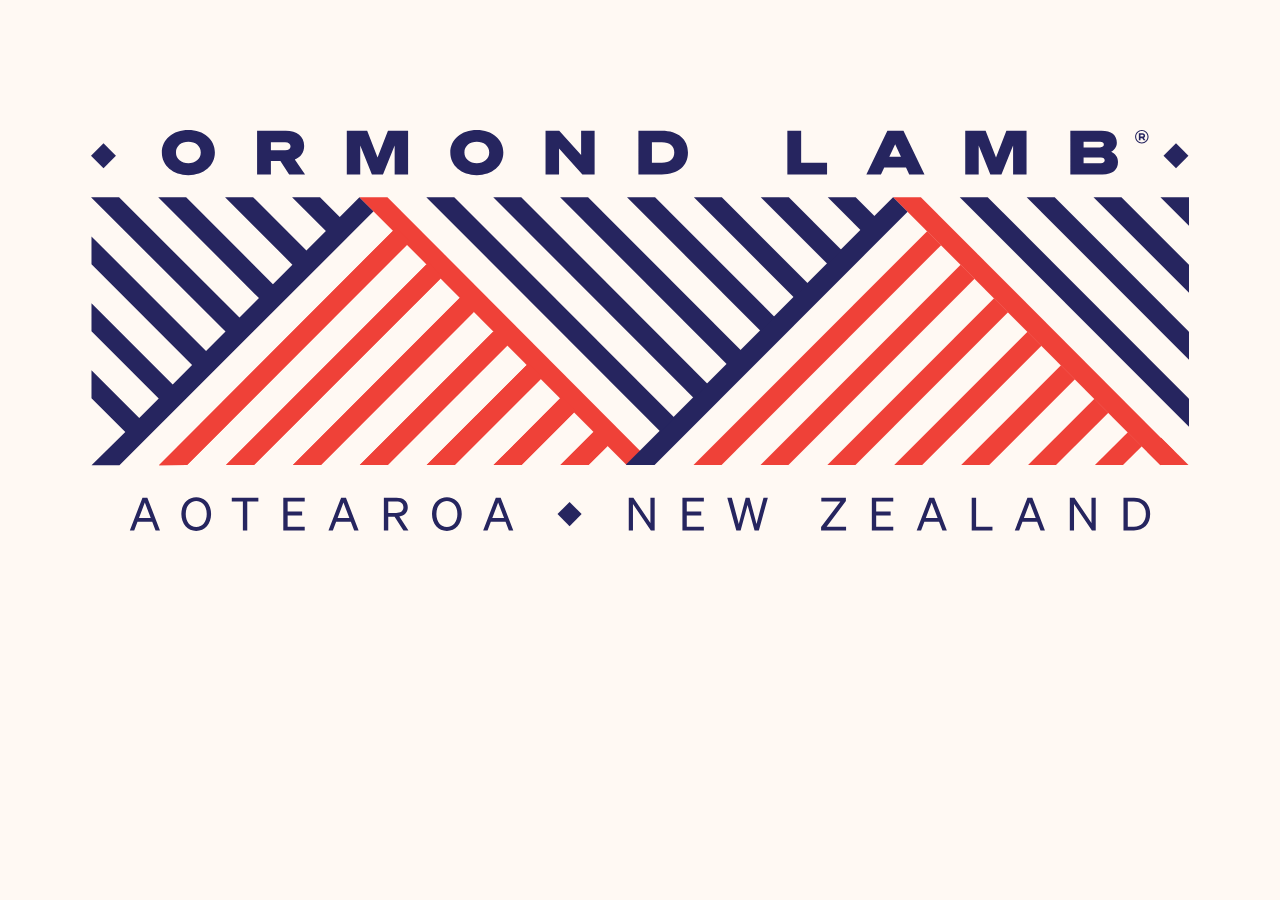
<file: index.html>
<!DOCTYPE html>
<html lang="en">

<head>
    <meta charset="UTF-8">
    <meta name="viewport" content="width=device-width, initial-scale=1.0">
    <title>Ormond Lamb</title>
    <meta name="description" content="Premium New Zealand lamb cuts, delivered to your door" />

    <link rel="icon" type="image/x-icon" href="/assets/img/favicon.ico">
    <link rel="apple-touch-icon" sizes="180x180" href="/assets/img/apple-touch-icon.png">
    <link rel="icon" type="image/png" sizes="32x32" href="/assets/img/favicon-32x32.png">
    <link rel="icon" type="image/png" sizes="16x16" href="/assets/img/favicon-16x16.png">

    <link rel="stylesheet" href="/assets/css/style.css">


    <!-- Google tag (gtag.js) -->
    <script async src="https://www.googletagmanager.com/gtag/js?id=G-CSY0RXWD1W"></script>
    <script>
        window.dataLayer = window.dataLayer || [];
        function gtag() { dataLayer.push(arguments); }
        gtag('js', new Date());

        gtag('config', 'G-CSY0RXWD1W');
    </script>

</head>

<body>

    <div class="pattern-wrap">

        <header>
            <div class="inner">
                <img src="/assets/img/logo_nz.svg" alt="Ormond Lamb logo" />

            </div>
        </header>




    </div><!-- .pattern-wrap -->

</body>

</html>
</file>
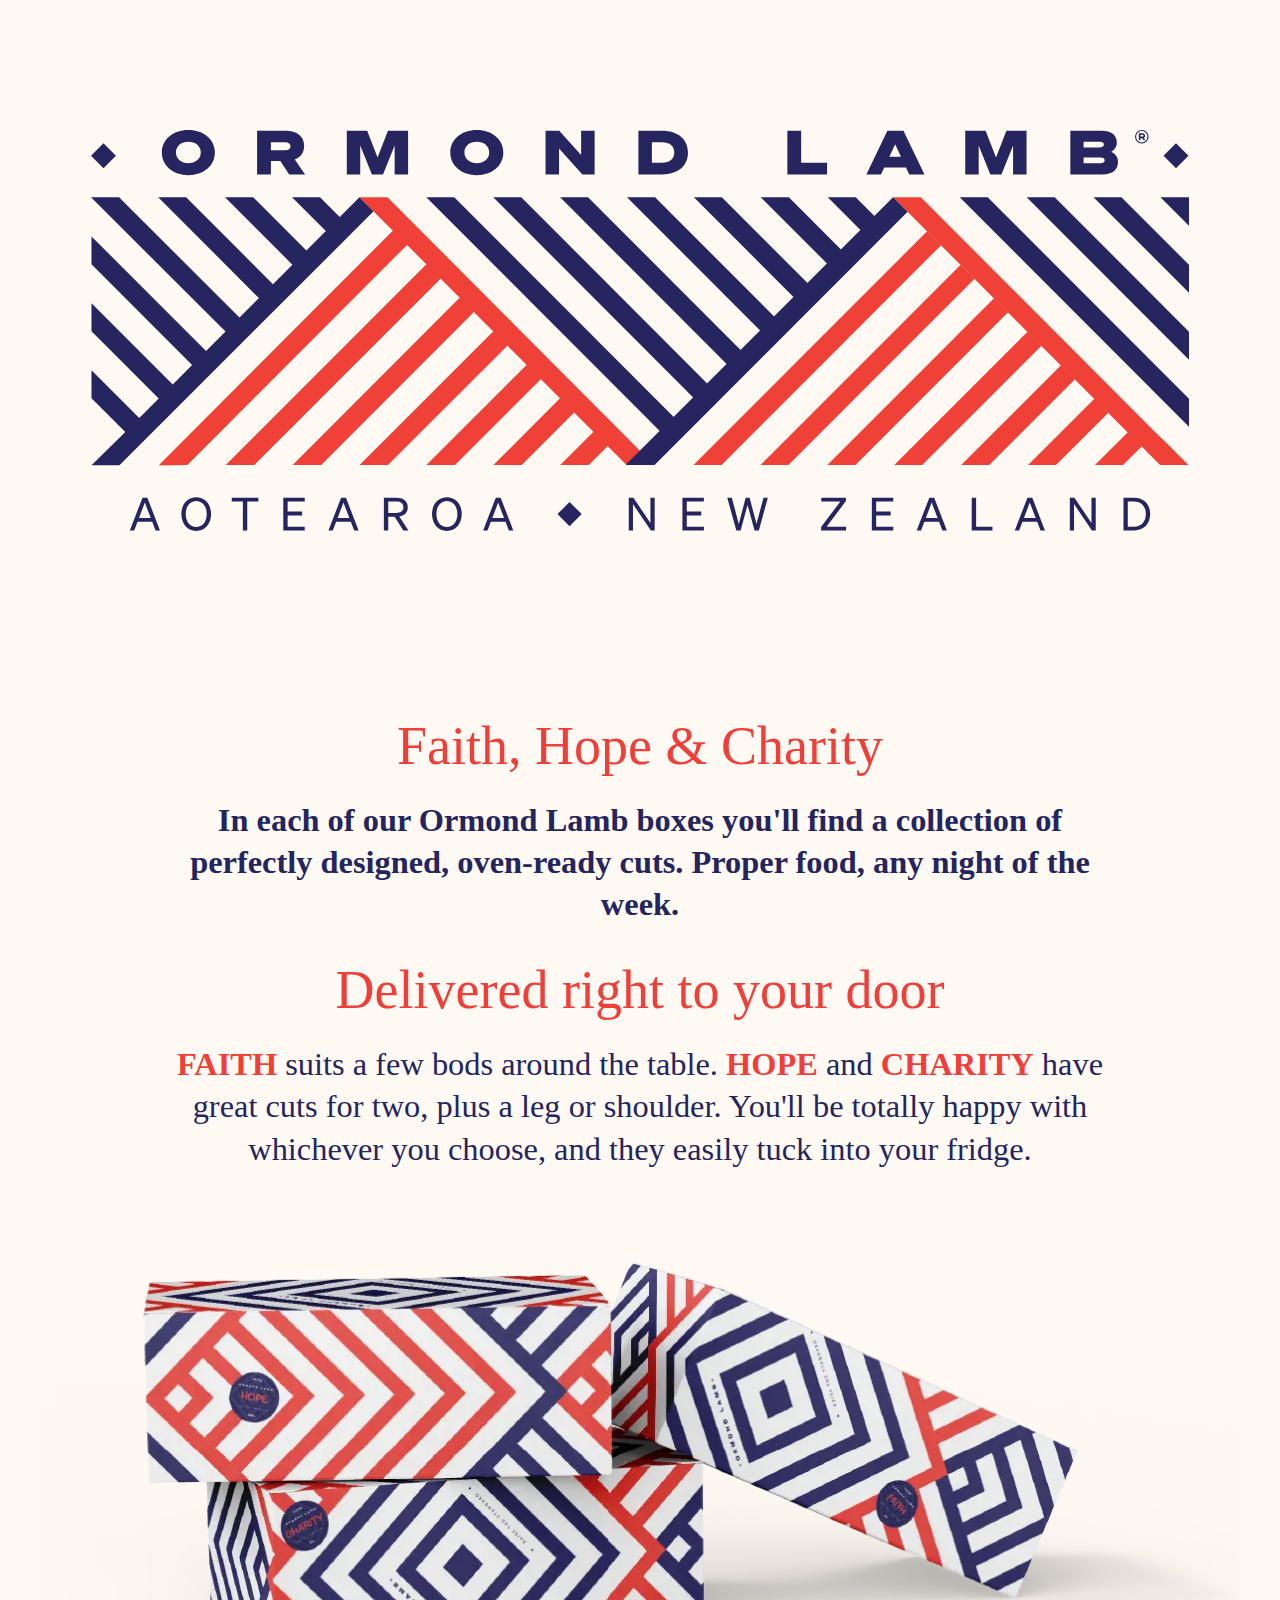
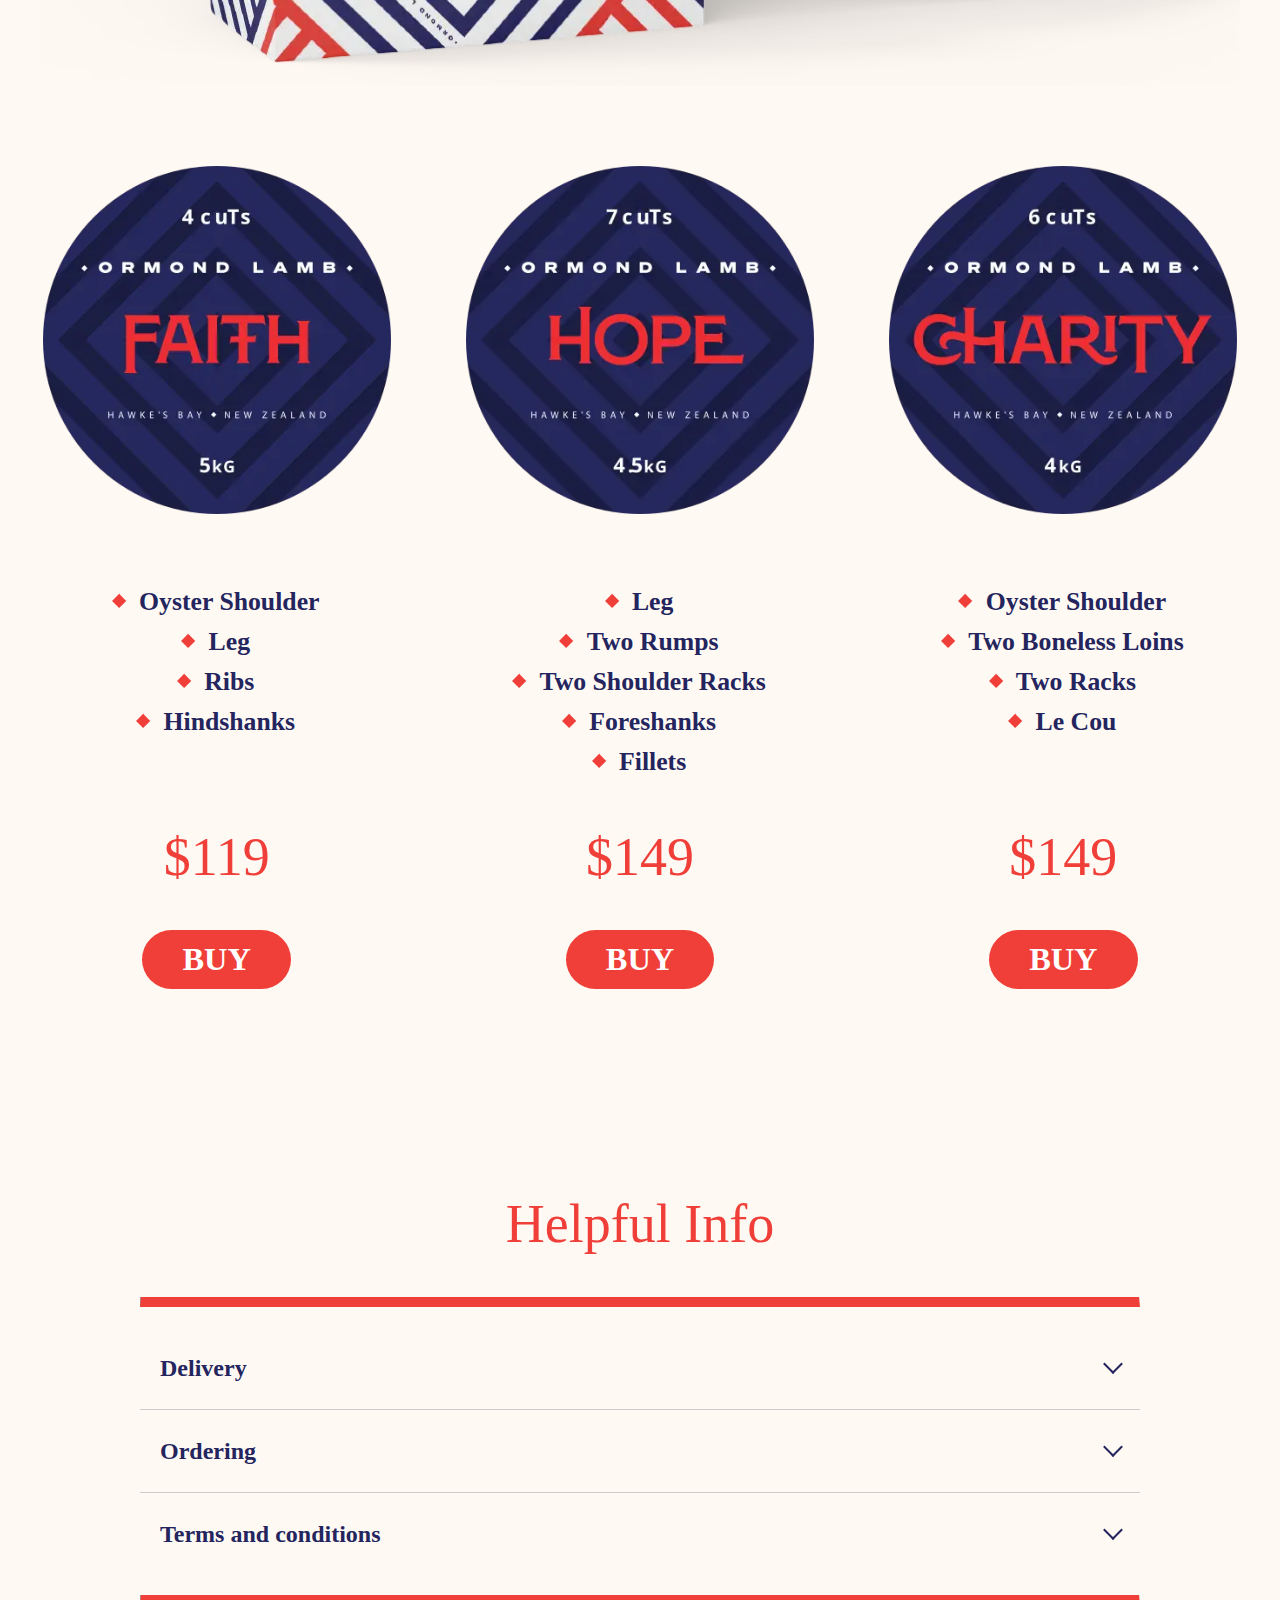
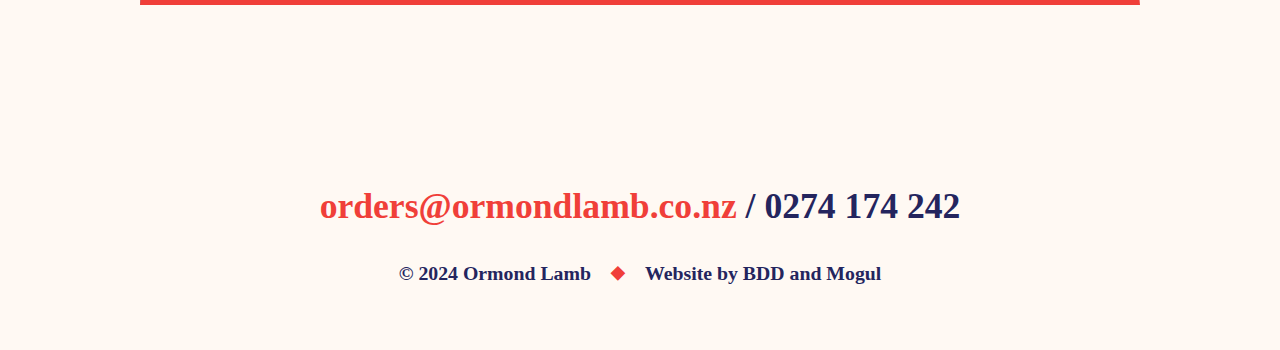
<file: index-backup-ecommerce.html>
<!DOCTYPE html>
<html lang="en">

<head>
    <meta charset="UTF-8">
    <meta name="viewport" content="width=device-width, initial-scale=1.0">
    <title>Ormond Lamb</title>
    <meta name="description" content="Premium New Zealand lamb cuts, delivered to your door" />

    <link rel="icon" type="image/x-icon" href="/assets/img/favicon.ico">
    <link rel="apple-touch-icon" sizes="180x180" href="/assets/img/apple-touch-icon.png">
    <link rel="icon" type="image/png" sizes="32x32" href="/assets/img/favicon-32x32.png">
    <link rel="icon" type="image/png" sizes="16x16" href="/assets/img/favicon-16x16.png">

    <link rel="stylesheet" href="/assets/css/style.css">


    <!-- Google tag (gtag.js) -->
    <script async src="https://www.googletagmanager.com/gtag/js?id=G-CSY0RXWD1W"></script>
    <script>
        window.dataLayer = window.dataLayer || [];
        function gtag() { dataLayer.push(arguments); }
        gtag('js', new Date());

        gtag('config', 'G-CSY0RXWD1W');
    </script>

</head>

<body>

    <div class="pattern-wrap">

        <header>
            <div class="inner">
                <img src="/assets/img/logo_nz.svg" alt="Ormond Lamb logo" />

            </div>
        </header>

        <main>


            <section class="layer shop" id="order">

                <div class="inner">
                    <div class="section-intro center">
                        <h3>Faith, Hope & Charity</h3>
                        <p class="first">In each of our Ormond Lamb boxes you'll find a collection of perfectly
                            designed,
                            oven-ready cuts. Proper food, any night of the week.</p>

                        <h3>Delivered right to your door</h3>
                        <p><b>Faith</b> suits a few bods around the table. <b>Hope</b> and <b>Charity</b> have great
                            cuts for two, plus a leg or shoulder. You'll be totally happy with whichever you choose, and
                            they easily tuck into your fridge.</p>


                    </div>

                    <img src="/assets/img/stack.webp" alt="Products" class="stack">

                    <div class="products">

                        <div class="product">
                            <script type="application/ld+json">
                                {
                                    "@context": "http://schema.org",
                                    "@type": "Product",
                                    "name": "Ormond Lamb - Faith",
                                    "image": "https://www.ormondlamb.co.nz/assets/img/faith.webp",
                                    "description": "Suits a few bods around the table. 4 cuts @ 5kg - Hindshanks, Leg, Oyster Shoulder, Ribs",
                                    "brand": {
                                        "@type": "Brand",
                                        "name": "Ormond Lamb"
                                    },
                                    "offers": {
                                        "@type": "Offer",
                                        "priceCurrency": "NZD",
                                        "price": "119",
                                        "availability": "http://schema.org/InStock"
                                    }
                                }
                            </script>
                            <img src="/assets/img/faith.webp" alt="Faith">

                            <ul>
                                <li>Oyster Shoulder</li>
                                <li>Leg</li>
                                <li>Ribs</li>
                                <li>Hindshanks</li>
                            </ul>
                            <h3>$119</h3>
                            <a data-dev-href="https://buy.stripe.com/test_5kAbMx6idgyp0la3cc?client_reference_id=Faith"
                                href="https://buy.stripe.com/28oeYD49N3V8en63ce?client_reference_id=Faith"
                                target="_blank" class="button">Buy</a>
                        </div><!-- .product -->

                        <div class="product">
                            <script type="application/ld+json">
                                {
                                    "@context": "http://schema.org",
                                    "@type": "Product",
                                    "name": "Ormond Lamb - Hope",
                                    "image": "https://www.ormondlamb.co.nz/assets/img/hope.webp",
                                    "description": "Great cuts for two, plus a leg or shoulder. 7 cuts @ 4.5kg - Leg, Two Rumps, Two Shoulder Racks, Foreshanks, Fillets",
                                    "brand": {
                                        "@type": "Brand",
                                        "name": "Ormond Lamb"
                                    },
                                    "offers": {
                                        "@type": "Offer",
                                        "priceCurrency": "NZD",
                                        "price": "149",
                                        "availability": "http://schema.org/InStock"
                                    }
                                }
                            </script>
                            <img src="/assets/img/hope.webp" alt="Hope">

                            <ul>
                                <li>Leg</li>
                                <li>Two Rumps</li>
                                <li>Two Shoulder Racks</li>
                                <li>Foreshanks</li>
                                <li>Fillets</li>
                            </ul>
                            <h3>$149</h3>
                            <a data-dev-href="https://buy.stripe.com/test_28o3g1eOJ1DvaZO4gh?client_reference_id=Hope"
                                href="https://buy.stripe.com/28oeYD8q3crEgvecMN?client_reference_id=Hope"
                                target="_blank" class="button">Buy</a>
                        </div><!-- .product -->

                        <div class="product">
                            <script type="application/ld+json">
                                {
                                    "@context": "http://schema.org",
                                    "@type": "Product",
                                    "name": "Ormond Lamb - Charity",
                                    "image": "https://www.ormondlamb.co.nz/assets/img/charity.webp",
                                    "description": "Great cuts for two. 6 cuts @ 4kg - Oyster Shoulder, Two Rumps, Two Racks, Le Cou",
                                    "brand": {
                                        "@type": "Brand",
                                        "name": "Ormond Lamb"
                                    },
                                    "offers": {
                                        "@type": "Offer",
                                        "priceCurrency": "NZD",
                                        "price": "149",
                                        "availability": "http://schema.org/InStock"
                                    }
                                }
                            </script>
                            <img src="/assets/img/charity.webp" alt="Charity">

                            <ul>
                                <li>Oyster Shoulder</li>
                                <li>Two Boneless Loins</li>
                                <li>Two Racks</li>
                                <li>Le Cou</li>
                            </ul>
                            <h3>$149</h4>
                                <a href="https://buy.stripe.com/7sI3fV35JfDQceY144?client_reference_id=Charity"
                                    target="_blank"
                                    data-dev-href="https://buy.stripe.com/test_6oE17TeOJ95Xfg4002?client_reference_id=Charity"
                                    class="button">Buy</a>
                        </div><!-- .product -->

                    </div>

                </div>

            </section>

            <section class="layer faqs">
                <div class="inner">
                    <div class="section-intro center">
                        <h3>Helpful Info</h3>
                    </div>

                    <div class="faq-rows">
                        <hr />

                        <div class="accordion">
                            <input type="radio" name="accordions" id="faq1">
                            <label for="faq1" class="accordion__label">Delivery</label>
                            <div class="accordion__content">
                                <p>Good things take a little time. You can expect to receive your order within 5 -10
                                    working days. We deliver every Monday
                                    afternoon, and we'll keep you updated.</p>
                                <p>We've got big plans, but for now we can only deliver to Hastings, Havelock North,
                                    Napier and Taradale. Delivery is free
                                    and we're happy to deliver to your work or home. Your lamb is packed to remain
                                    chilled for several hours, so don't worry
                                    about it sitting out for a little while.</p>
                            </div>
                        </div><!-- .accordion -->

                        <div class="accordion">
                            <input type="radio" name="accordions" id="faq2">
                            <label for="faq2" class="accordion__label">Ordering</label>
                            <div class="accordion__content">
                                <p><b>Placing your order</b><br>Please make sure you enter all fields when you place
                                    your order so we can make sure
                                    we get it to the right person at the right address. As soon as you place your order,
                                    you'll receive a confirmation email. We'll keep you updated with delivery details.
                                    Get in touch with us for any changes or queries.</p>
                                <p><b>Paying for your order</b><br>You can pay by Visa or Mastercard. We don't hold your
                                    credit card details and all
                                    details are processed through a secure
                                    system. If you'd prefer to use internet banking, please email us at <a
                                        href="mailto:orders@ormondlamb.co.nz">orders@ormondlamb.co.nz</a></p>
                                <p><b>Your options</b><br>There's an equal and limited number of Faith, Hope and Charity
                                    boxes available each
                                    week. It's first in, best dressed when it comes to ensuring you receive your first
                                    choice, but if your preference is unavailable, we'll sub in the same or greater
                                    value box, and we'll make sure you get it next time.</p>

                            </div>
                        </div><!-- .accordion -->

                        <div class="accordion">
                            <input type="radio" name="accordions" id="faq3">
                            <label for="faq3" class="accordion__label">Terms and conditions</label>
                            <div class="accordion__content">
                                <p>Nothing out of the ordinary here, but have a read as your order of Ormond Lamb is
                                    taken as acceptance of these. For any queries, email us at <a
                                        href="mailto:orders@ormondlamb.co.nz">orders@ormondlamb.co.nz</a></p>
                                <p><b>Privacy Policy</b><br>We will use your personal information to process and deliver
                                    your orders, and to
                                    occasionally email you about your experience or our products. We won't pass your
                                    details on to anyone else and will keep them secure and confidential to the best of
                                    our ability.</p>
                                <p><b>Your satisfaction</b><br>While we think your enjoyment of this lamb is a slam
                                    dunk, we very much want to hear
                                    from you if you're unhappy in any way. Please get in touch as soon as possible with
                                    any concerns and we will do our best to resolve the issue.</p>
                                <p><b>Intellectual property rights</b><br>All content on the website and in any
                                    materials you receive from us is copyright.</p>

                            </div>
                        </div><!-- .accordion -->
                        <hr />
                    </div><!-- .faq-rows -->


                </div>
            </section>

        </main>

        <footer>
            <div class="inner">

                <p><a href="mailto:orders@ormondlamb.co.nz" class="email">orders@ormondlamb.co.nz</a> / <a
                        href="tel:0274174242">0274 174 242</a></p>


                <div class="copyright">
                    <p>&copy; 2024 Ormond Lamb</p> <span>◆</span>
                    <p>Website by <a href="https://www.blackdogdesign.co.nz/" target="_blank">BDD</a> and <a
                            href="https://mogul.nz" target="_blank">Mogul</a></p>
                </div>


            </div>

        </footer>

    </div><!-- .pattern-wrap -->

</body>

</html>
</file>
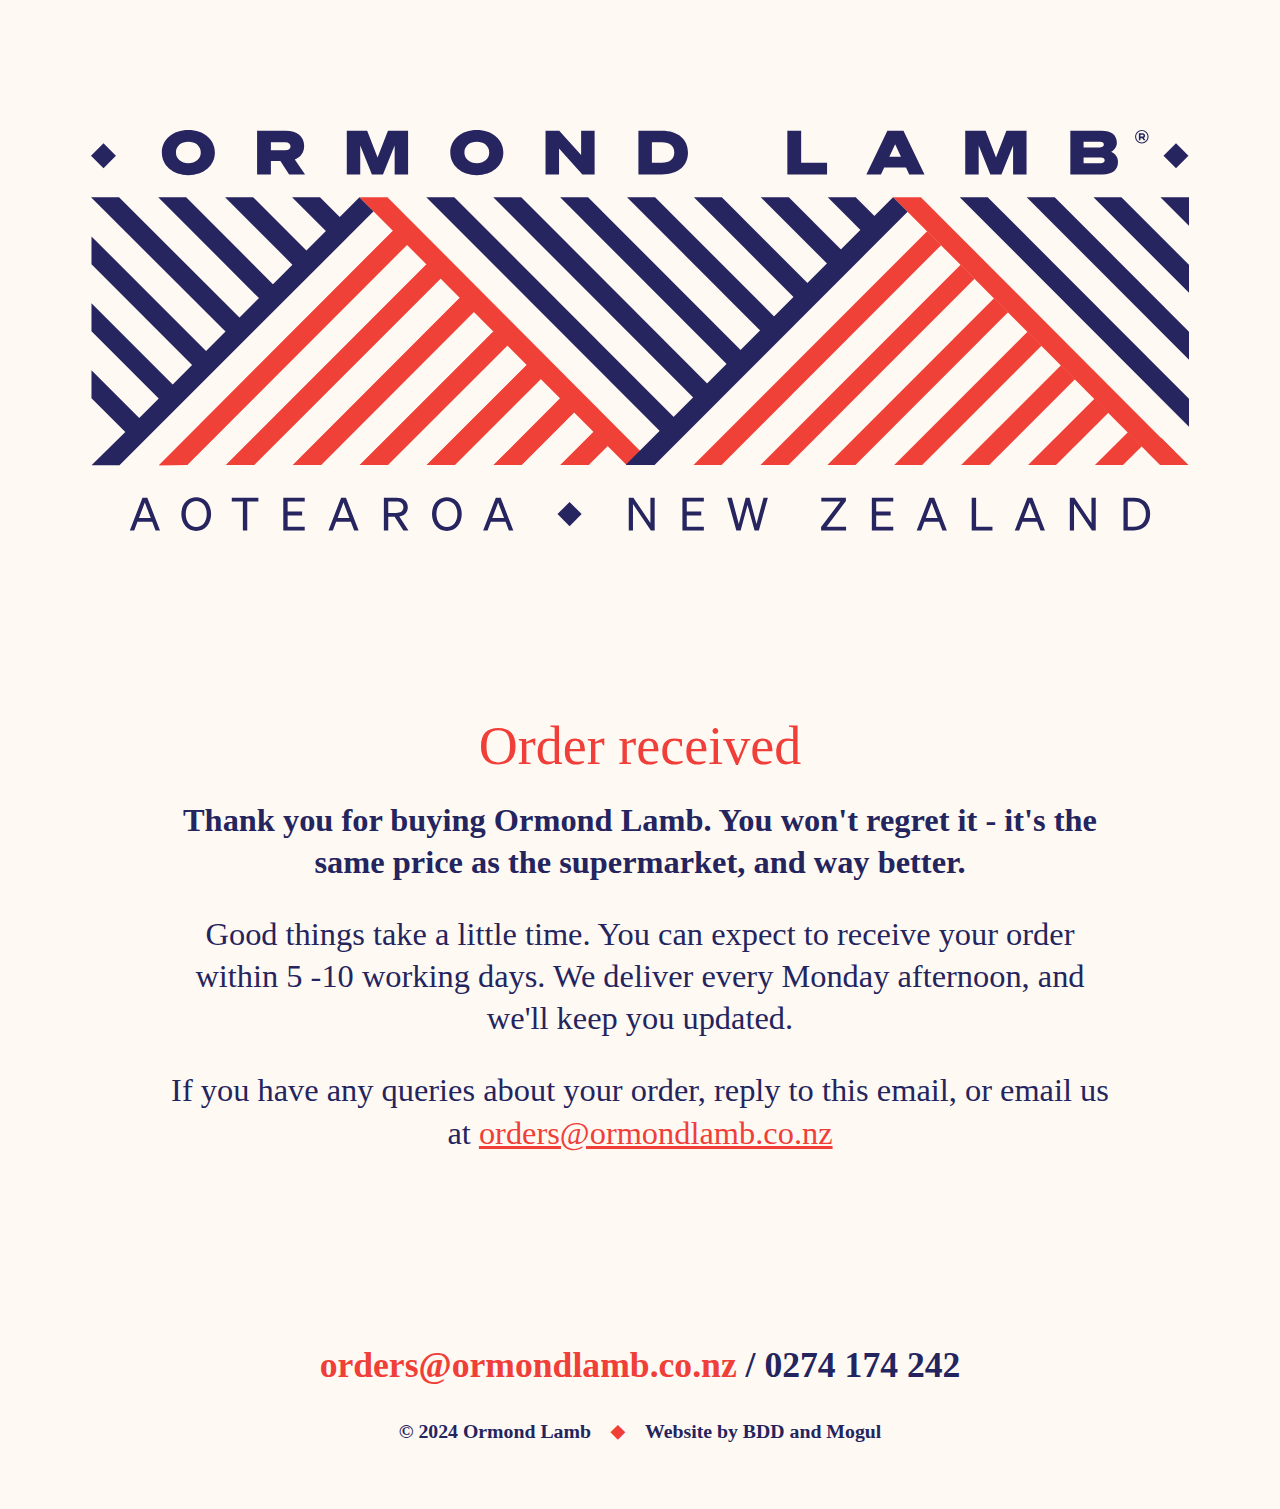
<file: thank-you.html>
<!DOCTYPE html>
<html lang="en">

<head>
    <meta charset="UTF-8">
    <meta name="viewport" content="width=device-width, initial-scale=1.0">
    <title>Ormond Lamb</title>
    <meta name="description" content="Premium New Zealand lamb cuts, delivered to your door" />

    <link rel="icon" type="image/x-icon" href="/assets/img/favicon.ico">
    <link rel="apple-touch-icon" sizes="180x180" href="/assets/img/apple-touch-icon.png">
    <link rel="icon" type="image/png" sizes="32x32" href="/assets/img/favicon-32x32.png">
    <link rel="icon" type="image/png" sizes="16x16" href="/assets/img/favicon-16x16.png">

    <link rel="stylesheet" href="/assets/css/style.css">

    <!-- Google tag (gtag.js) -->
    <script async src="https://www.googletagmanager.com/gtag/js?id=G-CSY0RXWD1W"></script>
    <script>
        window.dataLayer = window.dataLayer || [];
        function gtag() { dataLayer.push(arguments); }
        gtag('js', new Date());

        gtag('config', 'G-CSY0RXWD1W');
    </script>

</head>

<body>

    <div class="pattern-wrap">

        <header>
            <div class="inner">
                <img src="/assets/img/logo_nz.svg" alt="Ormond Lamb logo" />

            </div>
        </header>

        <main>


            <section class="layer shop" id="order">

                <div class="inner">
                    <div class="section-intro center">
                        <h3>Order received</h3>

                        <p class="first">Thank you for buying Ormond Lamb. You won't regret it - it's the same price as
                            the supermarket, and way better.</p>

                        <p>Good things take a little time. You can expect to receive your order within 5 -10 working
                            days. We deliver every Monday
                            afternoon, and we'll keep you updated.</p>
                        <p>If you have any queries about your order, reply to this email, or email us at <a
                                href="mailto:orders@ormondlamb.co.nz">orders@ormondlamb.co.nz</a></p>


                    </div>

                </div>
            </section>

        </main>

        <footer>
            <div class="inner">

                <p><a href="mailto:orders@ormondlamb.co.nz" class="email">orders@ormondlamb.co.nz</a> / <a
                        href="tel:0274174242">0274 174 242</a></p>


                <div class="copyright">
                    <p>&copy; 2024 Ormond Lamb</p> <span>◆</span>
                    <p>Website by <a href="https://www.blackdogdesign.co.nz/" target="_blank">BDD</a> and <a
                            href="https://mogul.nz" target="_blank">Mogul</a></p>
                </div>


            </div>

        </footer>

    </div><!-- .pattern-wrap -->

</body>

</html>
</file>
<file: assets/css/style.css>
@font-face {
    font-family: 'OrmondMPAU';
    src: url('https://www.ormondlamb.co.nz/assets/fonts/OrmondMPAU.woff2') format('woff2'),
        url('https://www.ormondlamb.co.nz/assets/fonts/OrmondMPAU.woff') format('woff');
    font-weight: normal;
    font-style: normal;
    font-display: swap;
}

@font-face {
    font-family: 'OrmondKSReg';
    src: url('https://www.ormondlamb.co.nz/assets/fonts/OrmondKSReg.woff2') format('woff2'),
        url('https://www.ormondlamb.co.nz/assets/fonts/OrmondKSReg.woff') format('woff');
    font-weight: normal;
    font-style: normal;
    font-display: swap;
}

@font-face {
    font-family: 'OrmondKSBold';
    src: url('https://www.ormondlamb.co.nz/assets/fonts/OrmondKSBold.woff2') format('woff2'),
        url('https://www.ormondlamb.co.nz/assets/fonts/OrmondKSBold.woff') format('woff');
    font-weight: bold;
    font-style: normal;
    font-display: swap;
}


:root {
    --brand-pink: #fbd2d0;
    --brand-blue: #24255e;
    --brand-red: #f03f39;
    box-sizing: border-box;
}



html {
    font-size: 18px;
    scroll-behavior: smooth;
    
}

@media (max-width:767px){
    html { font-size: 16px; }
}

html * { box-sizing: border-box;}

body {
    background-color: #fff9f3;
    font-family: 'OrmondKSReg';
    padding: 0;
    margin: 0;
    
    font-weight: 400;
    line-height: 1.75;
    color: var(--brand-blue);
    box-sizing: border-box;
    max-width:2000px; margin:0 auto;
}

.pattern-wrap {
    /* background-image: url(../img/pattern.png);
    background-size:100%;
    background-position:top 30px center; */
    padding:0;
}

p, ul {
    margin: 0 0 1rem 0;
    font-size:1.1em;
}

h1,
h2,
h3, 
h4 {
  
      font-family: 'OrmondKSBold';
}

 h3, h4 {   font-family: 'OrmondMPAU'; color:var(--brand-red) }

h1,
h2,
h3,
h4,
h5 {
    margin: 0 0 1rem 0;
    font-weight: 400;
    line-height: 1.3;
}

h1 {
    margin-top: 0;
    font-size: 4.209rem;

}

h2 {
    font-size: 3.5rem;
    font-weight:600;
    color:#fff;
}

h3 {
    font-size:3rem;
}

h3 small { font-size:0.6em;}

h4 {
    font-size: 1.5rem;
}

h5 {
    font-size: 1.333rem;
}

small,
.text_small {
    font-size: 0.75rem;
}

main { display:flex; flex-direction:column; gap:0;}

.pink { background-color:var(--brand-pink);}
.blue { background-color:var(--brand-blue); color:#fff;}

header {
    background-color: #fff9f3;
    display: flex;
    align-items: center;
    justify-content: space-between;
    padding: 30px;
}

header .inner {
    display: flex;
    align-items: center;
    justify-content: center;
    padding:100px 5% 50px 5%;
}

@media (max-width:767px){
    header .inner {
        padding:30px 5% 30px 5%;
    }
}

header .inner nav a {
    color: var(--brand-blue);
    text-decoration: none;
    padding: 10px 30px;
    border: 1px solid var(--brand-blue);
}

header img {
    width:100%;
    max-width: 1200px;
}

.layer { padding: 100px 30px;}

@media (max-width:767px){

    .layer { padding: 60px 30px;}

}

.alternating { display:flex; gap:50px; justify-content:center; padding:0;}
.alternating > .col { flex:1; display:flex; flex-direction:column; align-items:center; justify-content:center; overflow:hidden;}
.alternating .alternating-inner-grid { max-width: 700px;}
.alternating .alternating-inner-grid.hug-right { padding:130px 30px; margin-left:auto;}
.alternating .alternating-inner-grid.hug-left { padding:130px 30px; margin-right:auto;} 
.alternating img { object-fit: cover; display: block;  height: 100%; }
@media (max-width:1024px){
    .alternating { flex-direction:column-reverse; gap:0;}
    .alternating .alternating-inner-grid { max-width: 100%;}
}

p a { color:#f03f39}

.inner {
    max-width: 1400px;
    width: 100%;
    margin: 0 auto;
}


.intro .inner { display:flex; align-items:center; gap:50px; }
.intro h2 { margin:0; line-height:1.2em;}
.intro img { max-width:48%;}

@media (max-width:1023px){
    .intro .inner { flex-direction:column-reverse;}
    .intro img { max-width:80%;}
}

.subintro .inner { max-width:1200px; margin:0 auto; }
p.large { font-size:2em; line-height:1.2em;}
.center { text-align:center;}

.layer.shop {
    background-color:#fff9f3;    
}
.layer.shop .inner { display:flex;flex-direction: column; gap:50px; }

.layer.shop .products { display:flex; flex-wrap:wrap; gap:50px; align-items:stretch;}
@media(max-width:767px){
    .layer.shop .products { gap:100px;}
}

.layer.shop .products .product { flex:1; min-width:300px; display:flex; flex-direction:column; gap:20px; align-items:center; justify-content:flex-start;}
.layer.shop .products .product img { width:100%; max-width:348px;}
.layer.shop .products .product h4, .layer.shop .products .product p, .layer.shop .products .product a.button { margin:0;}

.layer.shop .products .product ul { display:flex; flex-direction:column;align-items:center; flex:1; padding:50px 0 0 0;}
.layer.shop .products .product ul li { font-weight:bold;font-size:1.3em; padding:0;line-height:35px;}

.layer.shop .products .product .button {  padding:1px 40px; text-decoration:none; background-color: var(--brand-red); color:#fff; border-radius:90px; font-size:1.8em; text-transform:uppercase; font-weight:bold; }
.layer.shop .products .product .button:hover { background-color:var(--brand-blue); }
.button { transition:all 0.3s ease-in-out;margin-top:auto !important;}
.button:hover { border-color:var(--brand-red); color:var(--brand-red);}

.section-intro { max-width:950px; }
.section-intro.center { margin:0 auto;text-align:center;}
.section-intro p.first { font-size:1.8rem; font-weight:900; margin-bottom:30px; line-height:1.3em; }
.section-intro p { font-size:1.8rem;  margin-bottom:30px; line-height:1.3em;}
.section-intro p b { color:#f03f39; text-transform:uppercase;}
.layer.faqs { background-color:#fff9f3;}
.layer.faqs .inner { display:flex;flex-direction: column; gap:0; max-width:1000px; }
hr { border-bottom:10px solid var(--brand-red); width:100%;height:0; width:100%;border-top:none; appearance:none;margin:20px 0;}

img.stack { width:100%; max-width:1200px; margin:0 auto 30px auto;}


/* Accordions */
.accordion input {
  position: absolute;
  opacity: 0;
  z-index: -1;
}
.accordion__content {
  max-height: 0;
  overflow: hidden;
  transition: all 0.35s;
}
.accordion input:checked ~ .accordion__content {
  max-height: 100rem;
  padding-bottom:20px;
}

/* Visual styles */
.faq-rows { display:flex; flex-direction:column; gap:0px;}
.accordion {  
  border-top: 1px solid #ccc;  
  overflow: hidden;
}
.faq-rows .accordion:first-of-type { 
    border-top:none;
}
.accordion__label,
.accordion__close {
  display: flex;
  color: var(--brand-blue);  
  cursor: pointer;
}
.accordion__label {
  justify-content: space-between;
  gap:20px;
  padding: 20px;
  align-items:flex-start;
  font-weight:bold;
  font-size:24px;
}
.accordion__label::after {
  content: " ";
  width: 0.5em;
  height: 0.5em;
  text-align: center;
  transform: rotate(135deg);
  transition: all 0.35s;
  transform-origin: center;
  border-top:2px solid var(--brand-blue);
  border-right:2px solid var(--brand-blue);
  margin-top:10px;
}
.accordion input:checked + .accordion__label::after {
  transform: rotate(315deg);
}
.accordion__content p {
  margin: 0;
  padding: 20px;
}
.accordion__close {
  justify-content: flex-end;
  padding: 0.5rem 1rem;
  font-size: 0.75rem;
}


.layer.testimonials {  display:flex;flex-direction: column; gap:50px;  }

.layer.testimonials .inner { display:flex;flex-direction: column; gap:50px;  }

.layer.testimonials .inner blockquote { text-align:center; font-size:1.5em; line-height:1.3em; padding: 0 20px 20px 20px;}

.layer.testimonials .swiper-container { max-width:1000px; width:100%;}
.layer.testimonials .swiper-slide { display:flex; flex-direction:column; background-color:rgba(255,255,255,0.5); padding:50px; }

.swiper-button-next:after, .swiper-button-prev:after { color:var(--brand-blue);font-size:20px !important; font-weight:bold;}

body .swiper-pagination-bullet-active { background:var(--brand-blue);}


footer { background-color:#fff9f3; color:var(--brand-blue); padding:0 30px 60px 30px; display:flex; flex-direction:column; gap:50px; font-size:1.8em; font-weight:bold;}
footer a {  color:var(--brand-blue); }
footer .inner { display:flex; justify-content:space-between; flex-direction:column; align-items:center; padding-top:50px; }

footer .email { color:var(--brand-red);}

footer .copyright { display:flex;  justify-content: flex-start; gap:20px; font-size:18px; }
footer .copyright p { margin:0;}
footer .copyright span { color:var(--brand-red); display:flex; align-items:center; justify-content:center;}
footer .copyright a {  text-decoration: none;}
footer img { max-width:310px;}
footer .left { display:flex; flex-direction:column; gap:50px;}
footer h4 { font-family:'OrmondKSBold';}
footer a { text-decoration:none;}

ul { padding-left:5px; list-style:none;}
ul li { margin: 0;  margin-bottom: 0.2em;  padding-left: 1.5em;  position: relative; display:flex; align-items:center; gap:15px; }
ul li:before {
  content: "";
  height: 0.4em;
  width: 0.4em;
  background: var(--brand-red);
  display: block;
  
  transform: rotate(45deg);
  top: 0.8em;
  left: 0;
}
@media (max-width:1024px){
    footer { font-size:1.5em;}
    footer .inner { flex-direction:column;gap:50px;} 
    footer .copyright { flex-direction:column; gap:0; }

    footer .inner p { text-align:center;}
}
</file>
